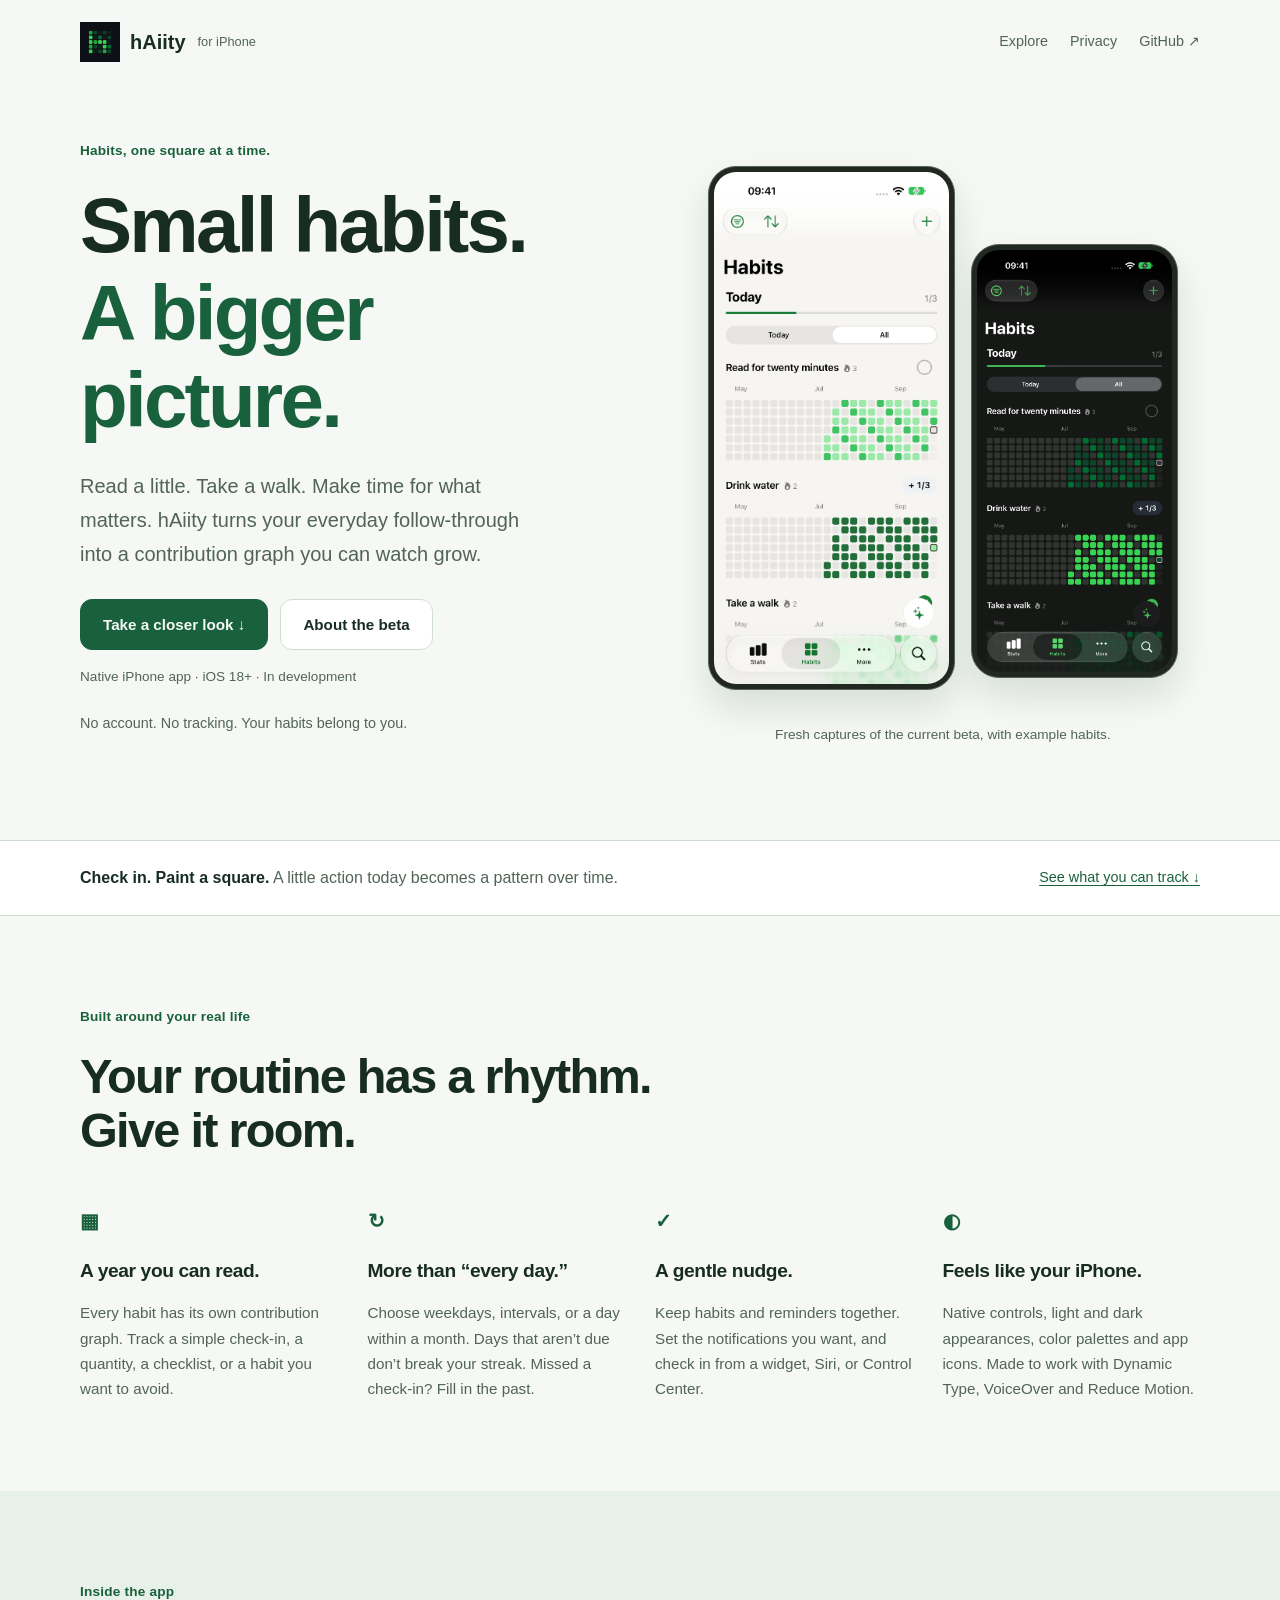
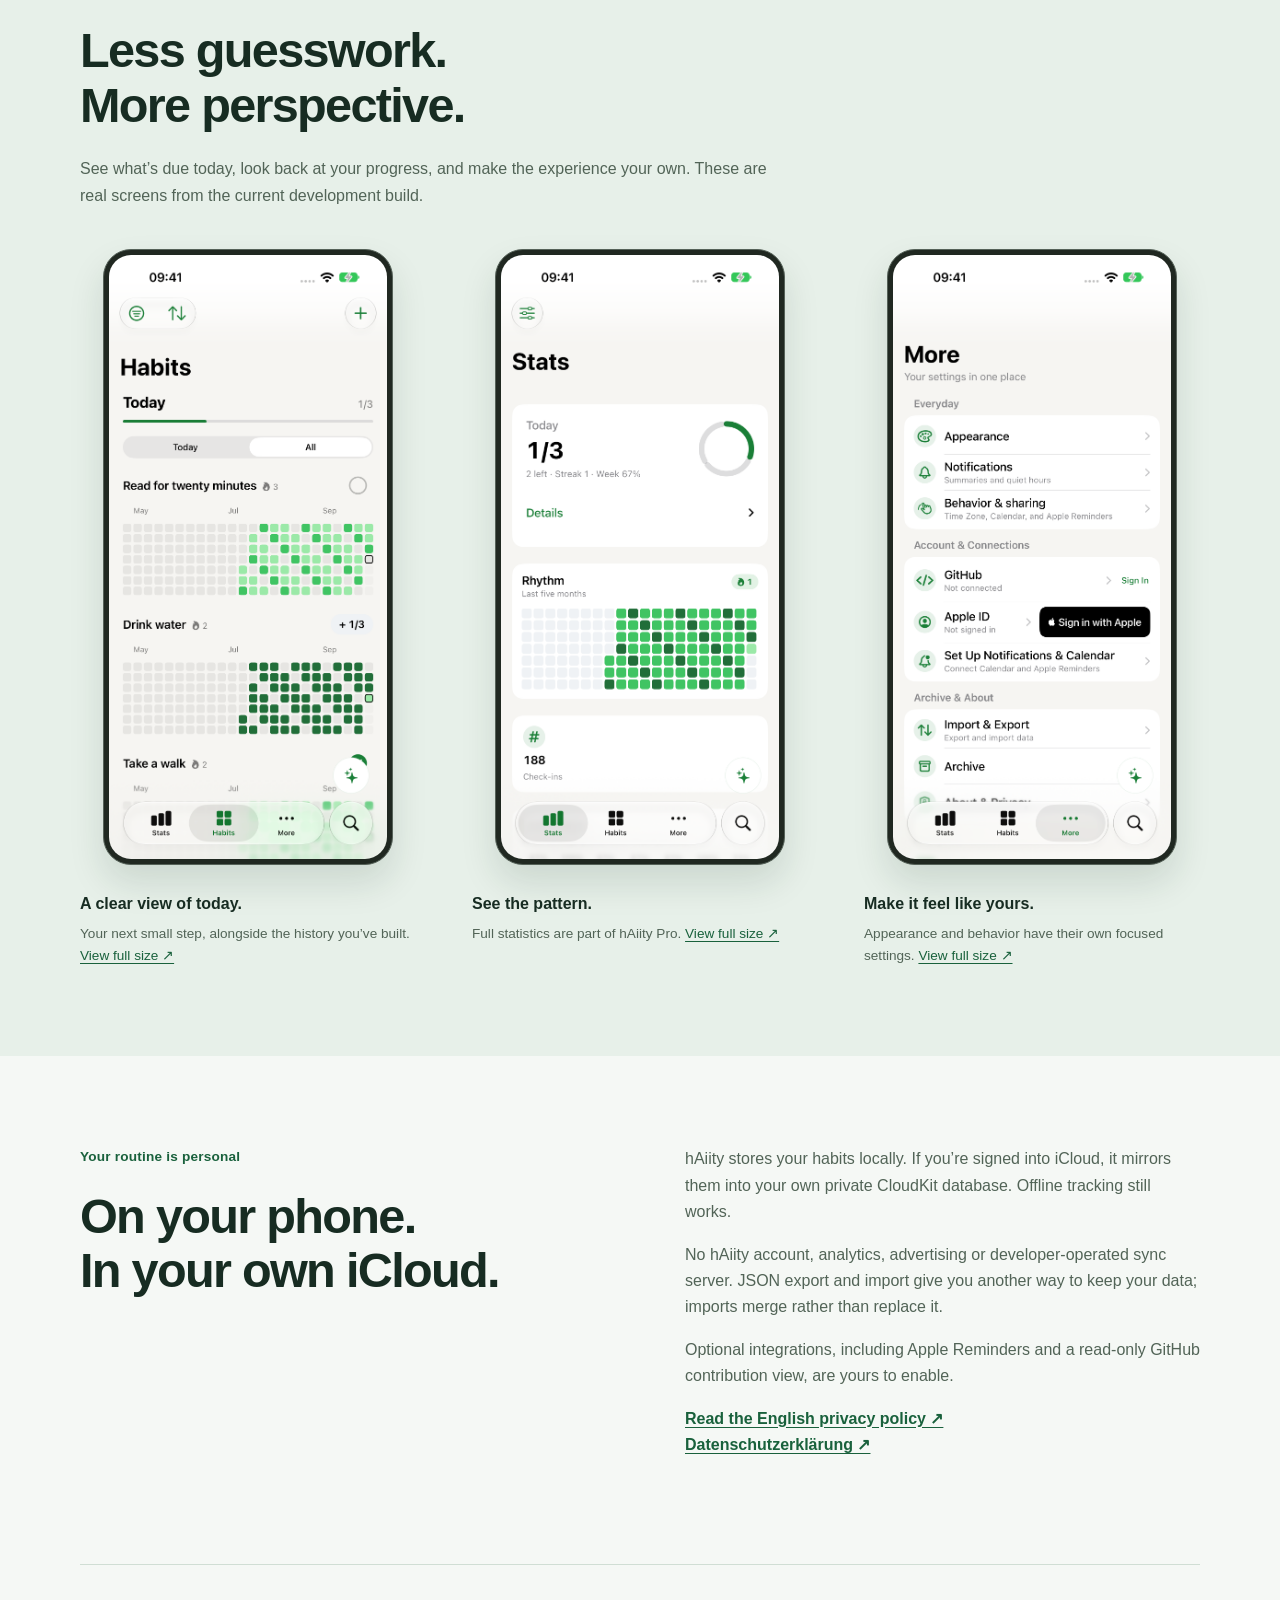
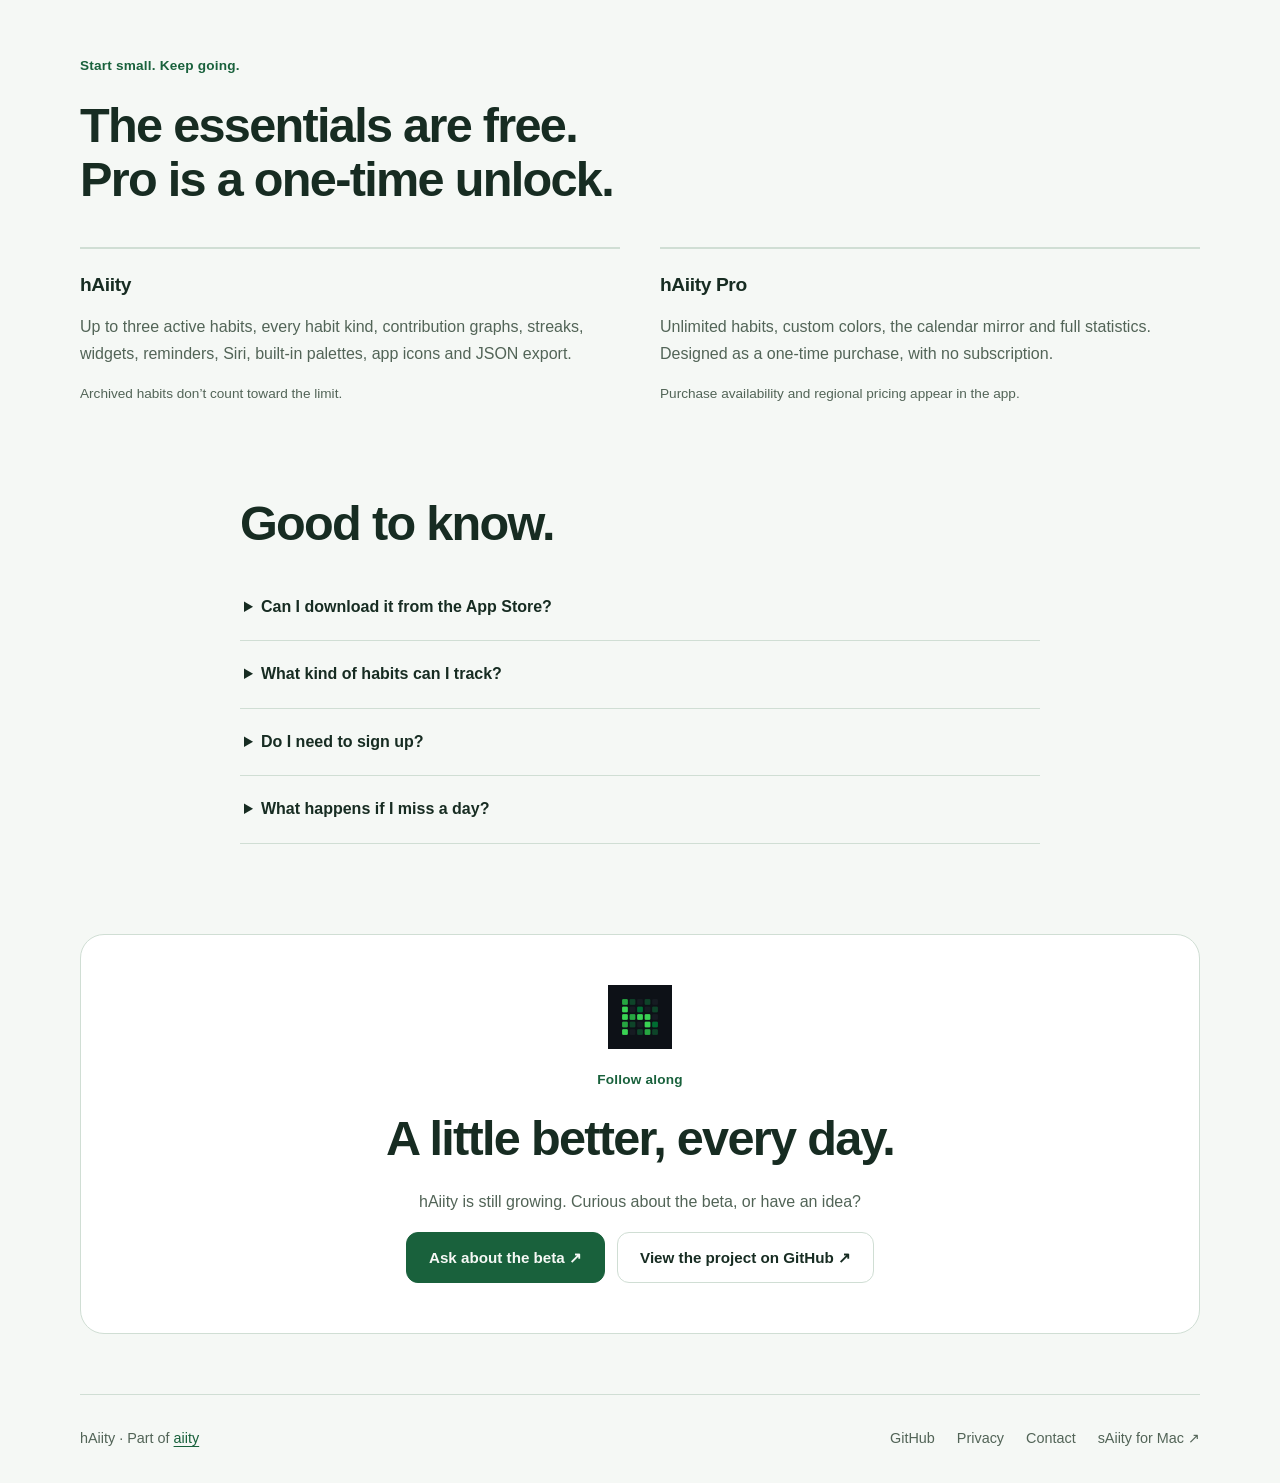
<file: index.html>
<!doctype html>
<html lang="en">
<head>
  <meta charset="utf-8">
  <meta name="viewport" content="width=device-width, initial-scale=1">
  <title>hAiity — Small habits. A bigger picture.</title>
  <meta name="description" content="A native iPhone habit tracker with contribution graphs, reminders and widgets. Local first, with your own private iCloud. No account or tracking.">
  <link rel="canonical" href="https://enrzh.github.io/hAiity/">
  <meta name="color-scheme" content="light dark">
  <meta name="theme-color" content="#f5f8f5">
  <meta property="og:title" content="hAiity — Small habits. A bigger picture.">
  <meta property="og:description" content="Check in. Paint a square. See your habits grow. A private, native iPhone app.">
  <meta property="og:type" content="website">
  <meta property="og:url" content="https://enrzh.github.io/hAiity/">
  <meta property="og:image" content="https://enrzh.github.io/hAiity/screenshots/habits.png">
  <meta name="twitter:card" content="summary_large_image">
  <link rel="icon" href="screenshots/icon.png">
  <link rel="stylesheet" href="site.css">
</head>
<body>
  <a class="skip" href="#main">Skip to content</a>
  <header class="shell header"><a class="brand" href="./" aria-label="hAiity home"><img src="screenshots/icon.png" width="40" height="40" alt="">hAiity <span>for iPhone</span></a><nav aria-label="Main navigation"><a href="#features">Explore</a><a href="#privacy">Privacy</a><a href="https://github.com/enrzh/hAiity">GitHub ↗</a></nav></header>
  <main id="main">
    <section class="shell hero" aria-labelledby="hero-title">
      <div class="hero-copy"><p class="eyebrow">Habits, one square at a time.</p><h1 id="hero-title">Small habits.<br><span>A bigger picture.</span></h1><p class="intro">Read a little. Take a walk. Make time for what matters. hAiity turns your everyday follow-through into a contribution graph you can watch grow.</p><div class="actions"><a class="button primary" href="#preview">Take a closer look ↓</a><a class="button secondary" href="#availability">About the beta</a></div><p class="fine">Native iPhone app · iOS 18+ · In development</p><p class="hero-note">No account. No tracking. Your habits belong to you.</p></div>
      <figure class="phone-pair"><a href="screenshots/habits.png" class="phone primary-phone" aria-label="View Habits in light appearance at full size"><img src="screenshots/habits.png" width="1206" height="2622" alt="The current hAiity Habits screen with example reading, water and walking habits, today's progress and contribution graphs." fetchpriority="high"></a><a href="screenshots/habits-dark-new.png" class="phone secondary-phone" aria-label="View Habits in dark appearance at full size"><img src="screenshots/habits-dark-new.png" width="1206" height="2622" alt="The same example habits in dark appearance."></a><figcaption>Fresh captures of the current beta, with example habits.</figcaption></figure>
    </section>
    <div class="promise"><div class="shell promise-inner"><p><strong>Check in. Paint a square.</strong> A little action today becomes a pattern over time.</p><a href="#features">See what you can track ↓</a></div></div>
    <section class="shell section" id="features" aria-labelledby="features-title"><div class="section-heading"><p class="eyebrow">Built around your real life</p><h2 id="features-title">Your routine has a rhythm.<br>Give it room.</h2></div><div class="features">
      <article><span class="feature-symbol" aria-hidden="true">▦</span><h3>A year you can read.</h3><p>Every habit has its own contribution graph. Track a simple check-in, a quantity, a checklist, or a habit you want to avoid.</p></article>
      <article><span class="feature-symbol" aria-hidden="true">↻</span><h3>More than “every day.”</h3><p>Choose weekdays, intervals, or a day within a month. Days that aren’t due don’t break your streak. Missed a check-in? Fill in the past.</p></article>
      <article><span class="feature-symbol" aria-hidden="true">✓</span><h3>A gentle nudge.</h3><p>Keep habits and reminders together. Set the notifications you want, and check in from a widget, Siri, or Control Center.</p></article>
      <article><span class="feature-symbol" aria-hidden="true">◐</span><h3>Feels like your iPhone.</h3><p>Native controls, light and dark appearances, color palettes and app icons. Made to work with Dynamic Type, VoiceOver and Reduce Motion.</p></article>
    </div></section>
    <section class="preview-band section" id="preview" aria-labelledby="preview-title"><div class="shell"><div class="section-heading"><p class="eyebrow">Inside the app</p><h2 id="preview-title">Less guesswork.<br>More perspective.</h2><p>See what’s due today, look back at your progress, and make the experience your own. These are real screens from the current development build.</p></div><div class="gallery">
      <figure><a class="phone" href="screenshots/habits.png" aria-label="View the Habits screenshot at full size"><img src="screenshots/habits.png" width="1206" height="2622" alt="Habits and contribution graphs, with a today progress summary." loading="lazy"></a><figcaption><strong>A clear view of today.</strong> Your next small step, alongside the history you’ve built. <a href="screenshots/habits.png">View full size ↗</a></figcaption></figure>
      <figure><a class="phone" href="screenshots/statistics.png" aria-label="View Statistics at full size"><img src="screenshots/statistics.png" width="1206" height="2622" alt="Statistics showing the example habits' weekly activity and progress." loading="lazy"></a><figcaption><strong>See the pattern.</strong> Full statistics are part of hAiity Pro. <a href="screenshots/statistics.png">View full size ↗</a></figcaption></figure>
      <figure><a class="phone" href="screenshots/more.png" aria-label="View the More screen at full size"><img src="screenshots/more.png" width="1206" height="2622" alt="The More page with appearance, behavior, notification and privacy settings." loading="lazy"></a><figcaption><strong>Make it feel like yours.</strong> Appearance and behavior have their own focused settings. <a href="screenshots/more.png">View full size ↗</a></figcaption></figure>
    </div></div></section>
    <section class="shell section privacy-layout" id="privacy" aria-labelledby="privacy-title"><div><p class="eyebrow">Your routine is personal</p><h2 id="privacy-title">On your phone.<br>In your own iCloud.</h2></div><div><p>hAiity stores your habits locally. If you’re signed into iCloud, it mirrors them into your own private CloudKit database. Offline tracking still works.</p><p>No hAiity account, analytics, advertising or developer-operated sync server. JSON export and import give you another way to keep your data; imports merge rather than replace it.</p><p>Optional integrations, including Apple Reminders and a read-only GitHub contribution view, are yours to enable.</p><p><a class="text-link" href="en/privacy.html">Read the English privacy policy ↗</a><br><a class="text-link" href="privacy.html" lang="de">Datenschutzerklärung ↗</a></p></div></section>
    <section class="shell section plans" aria-labelledby="plans-title"><div class="section-heading"><p class="eyebrow">Start small. Keep going.</p><h2 id="plans-title">The essentials are free.<br>Pro is a one-time unlock.</h2></div><div class="plan-grid"><article><h3>hAiity</h3><p>Up to three active habits, every habit kind, contribution graphs, streaks, widgets, reminders, Siri, built-in palettes, app icons and JSON export.</p><p class="fine">Archived habits don’t count toward the limit.</p></article><article><h3>hAiity Pro</h3><p>Unlimited habits, custom colors, the calendar mirror and full statistics. Designed as a one-time purchase, with no subscription.</p><p class="fine">Purchase availability and regional pricing appear in the app.</p></article></div></section>
    <section class="shell faq section" aria-labelledby="faq-title"><h2 id="faq-title">Good to know.</h2><details><summary>Can I download it from the App Store?</summary><p>The project is in development and is tested through TestFlight. This page does not currently offer a public App Store or TestFlight invitation link. Contact us below to ask about beta availability.</p></details><details><summary>What kind of habits can I track?</summary><p>Check-off habits, quantities, checklists and avoidance habits. Reminders can live alongside them, and schedules can follow the cadence that makes sense for you.</p></details><details><summary>Do I need to sign up?</summary><p>No hAiity account is required. iCloud uses the Apple ID already on your device. The optional GitHub connection is separate and is not needed for habit tracking.</p></details><details><summary>What happens if I miss a day?</summary><p>You can backfill a past day from the graph. Your schedule determines which days are due, so a planned day off doesn’t break the streak.</p></details></section>
    <section class="shell closing" id="availability"><img src="screenshots/icon.png" width="64" height="64" alt=""><p class="eyebrow">Follow along</p><h2>A little better, every day.</h2><p>hAiity is still growing. Curious about the beta, or have an idea?</p><div class="actions"><a class="button primary" href="mailto:support@aiity.de?subject=hAiity%20beta">Ask about the beta ↗</a><a class="button secondary" href="https://github.com/enrzh/hAiity">View the project on GitHub ↗</a></div></section>
  </main>
  <footer class="shell footer"><p>hAiity · Part of <a href="https://aiity.de">aiity</a></p><nav aria-label="Footer"><a href="https://github.com/enrzh/hAiity">GitHub</a><a href="en/privacy.html">Privacy</a><a href="mailto:support@aiity.de">Contact</a><a href="https://enrzh.github.io/sAiity/">sAiity for Mac ↗</a></nav></footer>
</body>
</html>
</file>
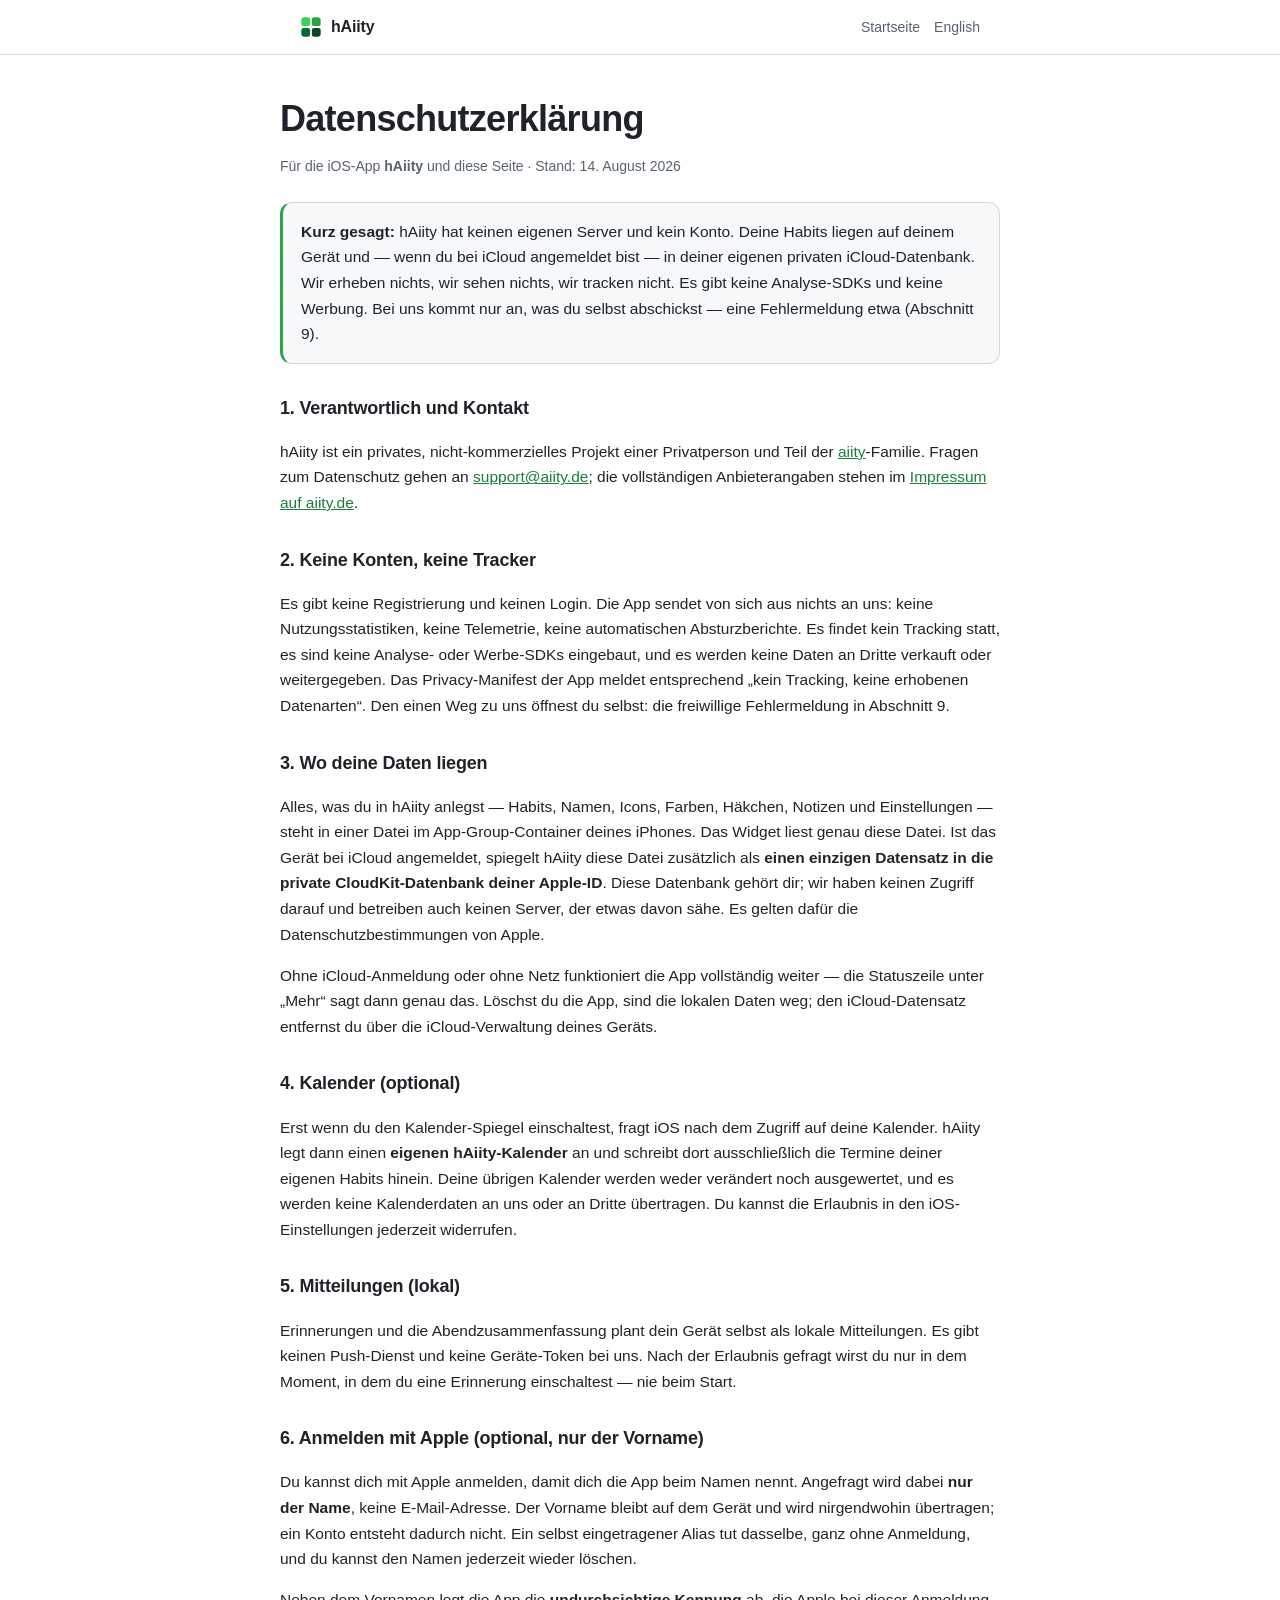
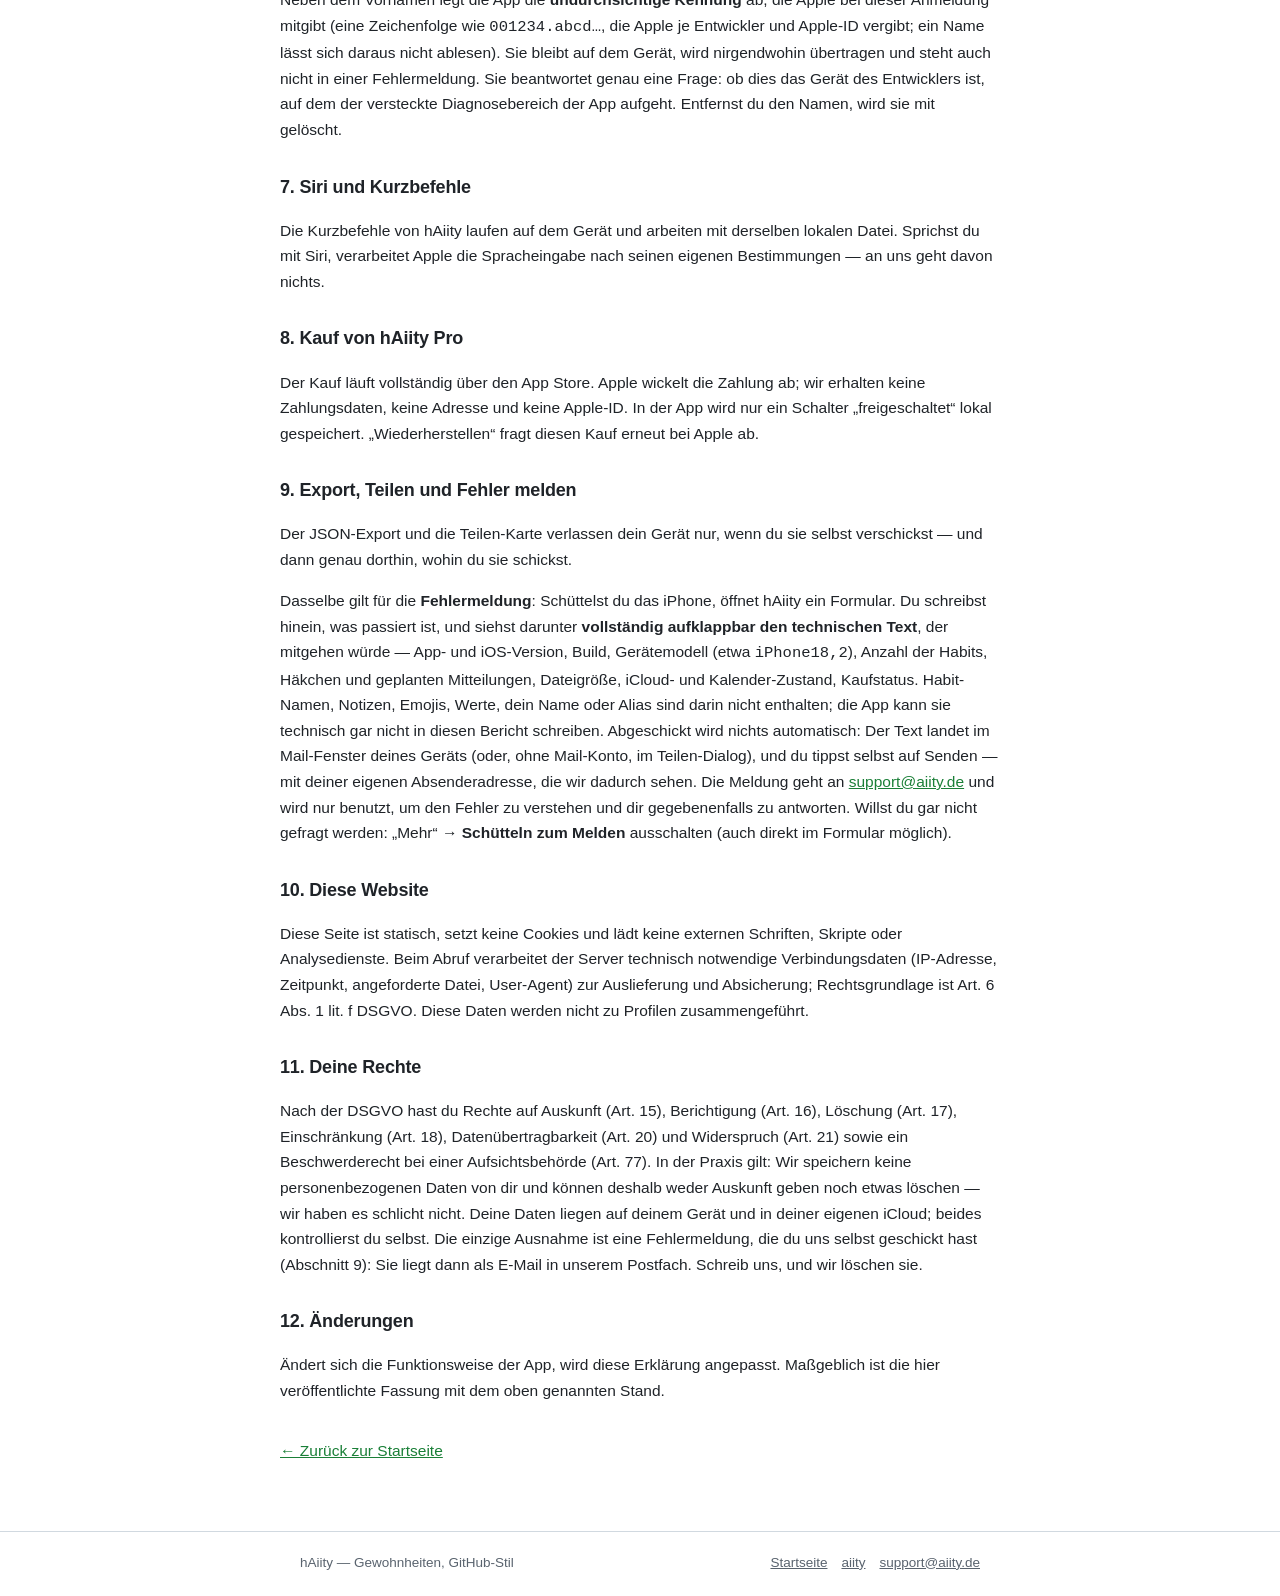
<file: privacy.html>
<!doctype html>
<html lang="de">
<head>
<meta charset="utf-8">
<meta name="viewport" content="width=device-width, initial-scale=1, viewport-fit=cover">
<title>Datenschutzerklärung — hAiity</title>
<meta name="description" content="Datenschutzerklärung für die iOS-App hAiity: keine Konten, keine Tracker, Daten auf dem Gerät und in der privaten iCloud des Nutzers.">
<meta name="color-scheme" content="dark light">
<meta name="theme-color" content="#ffffff" media="(prefers-color-scheme: light)">
<meta name="theme-color" content="#0d1117" media="(prefers-color-scheme: dark)">
<link rel="icon" href="data:image/svg+xml,%3Csvg xmlns='http://www.w3.org/2000/svg' viewBox='0 0 100 100'%3E%3Crect x='6' y='6' width='40' height='40' rx='9' fill='%2339d353'/%3E%3Crect x='54' y='6' width='40' height='40' rx='9' fill='%2326a641'/%3E%3Crect x='6' y='54' width='40' height='40' rx='9' fill='%23006d32'/%3E%3Crect x='54' y='54' width='40' height='40' rx='9' fill='%230e4429'/%3E%3C/svg%3E" type="image/svg+xml">
<style>
*,*::before,*::after{box-sizing:border-box}
:root{
  color-scheme:dark light;
  --bg:#0d1117;--panel:#161b22;--panel-2:#11161d;--border:#30363d;
  --fg:#e6edf3;--muted:#8d96a0;--accent:#2ea043;--accent-fg:#ffffff;
  --l0:#161b22;--l1:#0e4429;--l2:#006d32;--l3:#26a641;--l4:#39d353;
  --hair:rgba(255,255,255,.06);
}
@media (prefers-color-scheme: light){
  :root{
    --bg:#ffffff;--panel:#f6f8fa;--panel-2:#ffffff;--border:#d1d9e0;
    --fg:#1f2328;--muted:#59636e;--accent:#1a7f37;
    --l0:#eff2f5;--l1:#9be9a8;--l2:#40c463;--l3:#30a14e;--l4:#216e39;
    --hair:rgba(0,0,0,.05);
  }
}
html{-webkit-text-size-adjust:100%}
body{
  margin:0;background:var(--bg);color:var(--fg);
  font:16px/1.65 -apple-system,BlinkMacSystemFont,"SF Pro Text","Segoe UI",Roboto,Helvetica,Arial,sans-serif;
  min-height:100dvh;display:flex;flex-direction:column;
}
.wrap{width:100%;max-width:720px;margin:0 auto;padding:0 20px}
a{color:var(--fg)}
a:hover{color:var(--accent)}

/* Kopf: Wortmarke links, Sprachwechsel rechts. */
header.top{border-bottom:1px solid var(--border);padding:14px 0;position:sticky;top:0;
  background:color-mix(in srgb,var(--bg) 88%,transparent);backdrop-filter:blur(10px);z-index:5}
.bar{display:flex;align-items:center;justify-content:space-between;gap:12px}
.brand{display:flex;align-items:center;gap:9px;text-decoration:none;font-weight:600;letter-spacing:-.01em}
.brand svg{display:block;border-radius:7px}
.bar nav{display:flex;gap:14px;font-size:14px;color:var(--muted)}
.bar nav a{color:var(--muted);text-decoration:none}
.bar nav a:hover{color:var(--fg)}

main{flex:1;padding:0 0 8px}

/* Held: Zeile, Satz, Raster. */
.hero{padding:52px 0 34px;text-align:center}
.hero h1{font-size:clamp(38px,10vw,60px);line-height:1.05;margin:0 0 12px;letter-spacing:-.03em}
.hero .pitch{font-size:clamp(17px,4.4vw,20px);color:var(--muted);margin:0 auto;max-width:30em}
.graph{margin:30px auto 26px;max-width:430px}
.graph svg{width:100%;height:auto;display:block}
.cell{stroke:var(--hair);stroke-width:1}
.l0{fill:var(--l0)}.l1{fill:var(--l1)}.l2{fill:var(--l2)}.l3{fill:var(--l3)}.l4{fill:var(--l4)}
.chips .l0{background:var(--l0)}.chips .l1{background:var(--l1)}.chips .l2{background:var(--l2)}.chips .l3{background:var(--l3)}.chips .l4{background:var(--l4)}

.cta-row{display:flex;flex-wrap:wrap;gap:10px;justify-content:center}
.cta{display:inline-block;text-decoration:none;font-weight:600;font-size:15px;
  padding:11px 20px;border-radius:10px;border:1px solid var(--accent);
  background:var(--accent);color:var(--accent-fg)}
.cta.ghost{background:transparent;border-color:var(--border);color:var(--fg)}
.cta[aria-disabled="true"]{opacity:.8}
.cta-note{color:var(--muted);font-size:13px;margin:12px 0 0}

/* Kacheln: die drei Kernpunkte. */
.tiles{display:grid;gap:14px;padding:10px 0 44px}
@media (min-width:720px){.tiles{grid-template-columns:repeat(3,1fr)}}
.tile{background:var(--panel);border:1px solid var(--border);border-radius:16px;padding:18px 18px 20px}
.tile .chips{display:flex;gap:4px;margin-bottom:12px}
.tile .chips i{width:12px;height:12px;border-radius:3px;display:block}
.tile h2{font-size:17px;margin:0 0 6px;letter-spacing:-.01em}
.tile p{margin:0;color:var(--muted);font-size:14.5px}
.tile p + p{margin-top:8px}
.tile b{color:var(--fg);font-weight:600}

/* Dokumentseite. */
.doc{padding:34px 0 44px}
.doc h1{font-size:clamp(28px,7vw,36px);margin:0 0 6px;letter-spacing:-.02em}
.doc .meta{color:var(--muted);font-size:14px;margin:0 0 24px}
.doc h2{font-size:18px;margin:30px 0 8px;letter-spacing:-.01em}
.doc p,.doc li{color:var(--fg);font-size:15.5px}
.doc ul{padding-left:20px;margin:8px 0}
.doc li{margin:4px 0}
.doc a{color:var(--accent)}
.tldr{background:var(--panel);border:1px solid var(--border);border-left:3px solid var(--l3);
  border-radius:12px;padding:16px 18px;margin:0 0 8px;font-size:15.5px}
.back{margin-top:34px;font-size:15px}

footer.foot{border-top:1px solid var(--border);padding:20px 0 calc(24px + env(safe-area-inset-bottom));
  color:var(--muted);font-size:13.5px}
.foot-row{display:flex;flex-wrap:wrap;gap:10px 16px;align-items:center;justify-content:space-between}
.foot a{color:var(--muted)}
.foot nav{display:flex;flex-wrap:wrap;gap:14px}
</style>
</head>
<body>

<header class="top">
  <div class="wrap bar">
    <a class="brand" href="index.html"><svg width="22" height="22" viewBox="0 0 100 100" aria-hidden="true"><rect x="6" y="6" width="40" height="40" rx="10" fill="#39d353"/><rect x="54" y="6" width="40" height="40" rx="10" fill="#26a641"/><rect x="6" y="54" width="40" height="40" rx="10" fill="#006d32"/><rect x="54" y="54" width="40" height="40" rx="10" fill="#0e4429"/></svg><span>hAiity</span></a>
    <nav><a href="index.html">Startseite</a><a href="en/privacy.html" hreflang="en">English</a></nav>
  </div>
</header>

<main>

  <div class="wrap doc">
    <h1>Datenschutzerklärung</h1>
    <p class="meta">Für die iOS-App <b>hAiity</b> und diese Seite · Stand: 14. August 2026</p>

    <div class="tldr">
      <b>Kurz gesagt:</b> hAiity hat keinen eigenen Server und kein Konto. Deine Habits
      liegen auf deinem Gerät und — wenn du bei iCloud angemeldet bist — in deiner
      eigenen privaten iCloud-Datenbank. Wir erheben nichts, wir sehen nichts, wir
      tracken nicht. Es gibt keine Analyse-SDKs und keine Werbung. Bei uns kommt nur
      an, was du selbst abschickst — eine Fehlermeldung etwa (Abschnitt 9).
    </div>

    <h2>1. Verantwortlich und Kontakt</h2>
    <p>hAiity ist ein privates, nicht-kommerzielles Projekt einer Privatperson und Teil
      der <a href="https://aiity.de" rel="noopener">aiity</a>-Familie. Fragen zum
      Datenschutz gehen an <a href="mailto:support@aiity.de">support@aiity.de</a>;
      die vollständigen Anbieterangaben stehen im
      <a href="https://aiity.de/impressum" rel="noopener">Impressum auf aiity.de</a>.</p>

    <h2>2. Keine Konten, keine Tracker</h2>
    <p>Es gibt keine Registrierung und keinen Login. Die App sendet von sich aus nichts
      an uns: keine Nutzungsstatistiken, keine Telemetrie, keine automatischen
      Absturzberichte. Es findet kein Tracking statt, es sind keine Analyse- oder
      Werbe-SDKs eingebaut, und es werden keine Daten an Dritte verkauft oder
      weitergegeben. Das Privacy-Manifest der App meldet entsprechend „kein Tracking,
      keine erhobenen Datenarten“. Den einen Weg zu uns öffnest du selbst: die
      freiwillige Fehlermeldung in Abschnitt 9.</p>

    <h2>3. Wo deine Daten liegen</h2>
    <p>Alles, was du in hAiity anlegst — Habits, Namen, Icons, Farben, Häkchen,
      Notizen und Einstellungen — steht in einer Datei im App-Group-Container deines
      iPhones. Das Widget liest genau diese Datei. Ist das Gerät bei iCloud angemeldet,
      spiegelt hAiity diese Datei zusätzlich als <b>einen einzigen Datensatz in die
      private CloudKit-Datenbank deiner Apple-ID</b>. Diese Datenbank gehört dir; wir
      haben keinen Zugriff darauf und betreiben auch keinen Server, der etwas davon
      sähe. Es gelten dafür die Datenschutzbestimmungen von Apple.</p>
    <p>Ohne iCloud-Anmeldung oder ohne Netz funktioniert die App vollständig weiter —
      die Statuszeile unter „Mehr“ sagt dann genau das. Löschst du die App, sind die
      lokalen Daten weg; den iCloud-Datensatz entfernst du über die iCloud-Verwaltung
      deines Geräts.</p>

    <h2>4. Kalender (optional)</h2>
    <p>Erst wenn du den Kalender-Spiegel einschaltest, fragt iOS nach dem Zugriff auf
      deine Kalender. hAiity legt dann einen <b>eigenen hAiity-Kalender</b> an und
      schreibt dort ausschließlich die Termine deiner eigenen Habits hinein. Deine
      übrigen Kalender werden weder verändert noch ausgewertet, und es werden keine
      Kalenderdaten an uns oder an Dritte übertragen. Du kannst die Erlaubnis in den
      iOS-Einstellungen jederzeit widerrufen.</p>

    <h2>5. Mitteilungen (lokal)</h2>
    <p>Erinnerungen und die Abendzusammenfassung plant dein Gerät selbst als lokale
      Mitteilungen. Es gibt keinen Push-Dienst und keine Geräte-Token bei uns. Nach der
      Erlaubnis gefragt wirst du nur in dem Moment, in dem du eine Erinnerung
      einschaltest — nie beim Start.</p>

    <h2>6. Anmelden mit Apple (optional, nur der Vorname)</h2>
    <p>Du kannst dich mit Apple anmelden, damit dich die App beim Namen nennt. Angefragt
      wird dabei <b>nur der Name</b>, keine E-Mail-Adresse. Der Vorname bleibt auf dem
      Gerät und wird nirgendwohin übertragen; ein Konto entsteht dadurch nicht. Ein
      selbst eingetragener Alias tut dasselbe, ganz ohne Anmeldung, und du kannst den
      Namen jederzeit wieder löschen.</p>
    <p>Neben dem Vornamen legt die App die <b>undurchsichtige Kennung</b> ab, die Apple
      bei dieser Anmeldung mitgibt (eine Zeichenfolge wie <code>001234.abcd…</code>, die
      Apple je Entwickler und Apple-ID vergibt; ein Name lässt sich daraus nicht
      ablesen). Sie bleibt auf dem Gerät, wird nirgendwohin übertragen und steht auch
      nicht in einer Fehlermeldung. Sie beantwortet genau eine Frage: ob dies das Gerät
      des Entwicklers ist, auf dem der versteckte Diagnosebereich der App aufgeht.
      Entfernst du den Namen, wird sie mit gelöscht.</p>

    <h2>7. Siri und Kurzbefehle</h2>
    <p>Die Kurzbefehle von hAiity laufen auf dem Gerät und arbeiten mit derselben
      lokalen Datei. Sprichst du mit Siri, verarbeitet Apple die Spracheingabe nach
      seinen eigenen Bestimmungen — an uns geht davon nichts.</p>

    <h2>8. Kauf von hAiity Pro</h2>
    <p>Der Kauf läuft vollständig über den App Store. Apple wickelt die Zahlung ab; wir
      erhalten keine Zahlungsdaten, keine Adresse und keine Apple-ID. In der App wird
      nur ein Schalter „freigeschaltet“ lokal gespeichert. „Wiederherstellen“ fragt
      diesen Kauf erneut bei Apple ab.</p>

    <h2>9. Export, Teilen und Fehler melden</h2>
    <p>Der JSON-Export und die Teilen-Karte verlassen dein Gerät nur, wenn du sie selbst
      verschickst — und dann genau dorthin, wohin du sie schickst.</p>
    <p>Dasselbe gilt für die <b>Fehlermeldung</b>: Schüttelst du das iPhone, öffnet
      hAiity ein Formular. Du schreibst hinein, was passiert ist, und siehst darunter
      <b>vollständig aufklappbar den technischen Text</b>, der mitgehen würde — App-
      und iOS-Version, Build, Gerätemodell (etwa <code>iPhone18,2</code>), Anzahl der
      Habits, Häkchen und geplanten Mitteilungen, Dateigröße, iCloud- und
      Kalender-Zustand, Kaufstatus. Habit-Namen, Notizen, Emojis, Werte, dein Name oder
      Alias sind darin nicht enthalten; die App kann sie technisch gar nicht in diesen
      Bericht schreiben. Abgeschickt wird nichts automatisch: Der Text landet im
      Mail-Fenster deines Geräts (oder, ohne Mail-Konto, im Teilen-Dialog), und du
      tippst selbst auf Senden — mit deiner eigenen Absenderadresse, die wir dadurch
      sehen. Die Meldung geht an
      <a href="mailto:support@aiity.de">support@aiity.de</a> und
      wird nur benutzt, um den Fehler zu verstehen und dir gegebenenfalls zu antworten.
      Willst du gar nicht gefragt werden: „Mehr“ → <b>Schütteln zum Melden</b>
      ausschalten (auch direkt im Formular möglich).</p>

    <h2>10. Diese Website</h2>
    <p>Diese Seite ist statisch, setzt keine Cookies und lädt keine externen Schriften,
      Skripte oder Analysedienste. Beim Abruf verarbeitet der Server technisch
      notwendige Verbindungsdaten (IP-Adresse, Zeitpunkt, angeforderte Datei,
      User-Agent) zur Auslieferung und Absicherung; Rechtsgrundlage ist Art. 6 Abs. 1
      lit. f DSGVO. Diese Daten werden nicht zu Profilen zusammengeführt.</p>

    <h2>11. Deine Rechte</h2>
    <p>Nach der DSGVO hast du Rechte auf Auskunft (Art. 15), Berichtigung (Art. 16),
      Löschung (Art. 17), Einschränkung (Art. 18), Datenübertragbarkeit (Art. 20) und
      Widerspruch (Art. 21) sowie ein Beschwerderecht bei einer Aufsichtsbehörde
      (Art. 77). In der Praxis gilt: Wir speichern keine personenbezogenen Daten von
      dir und können deshalb weder Auskunft geben noch etwas löschen — wir haben es
      schlicht nicht. Deine Daten liegen auf deinem Gerät und in deiner eigenen iCloud;
      beides kontrollierst du selbst. Die einzige Ausnahme ist eine Fehlermeldung, die
      du uns selbst geschickt hast (Abschnitt 9): Sie liegt dann als E-Mail in unserem
      Postfach. Schreib uns, und wir löschen sie.</p>

    <h2>12. Änderungen</h2>
    <p>Ändert sich die Funktionsweise der App, wird diese Erklärung angepasst.
      Maßgeblich ist die hier veröffentlichte Fassung mit dem oben genannten Stand.</p>

    <p class="back"><a href="index.html">← Zurück zur Startseite</a></p>
  </div>

</main>

<footer class="foot">
  <div class="wrap foot-row">
    <p style="margin:0">hAiity — Gewohnheiten, GitHub-Stil</p>
    <nav><a href="index.html">Startseite</a><a href="https://aiity.de" rel="noopener">aiity</a><a href="mailto:support@aiity.de">support@aiity.de</a></nav>
  </div>
</footer>

</body>
</html>
</file>
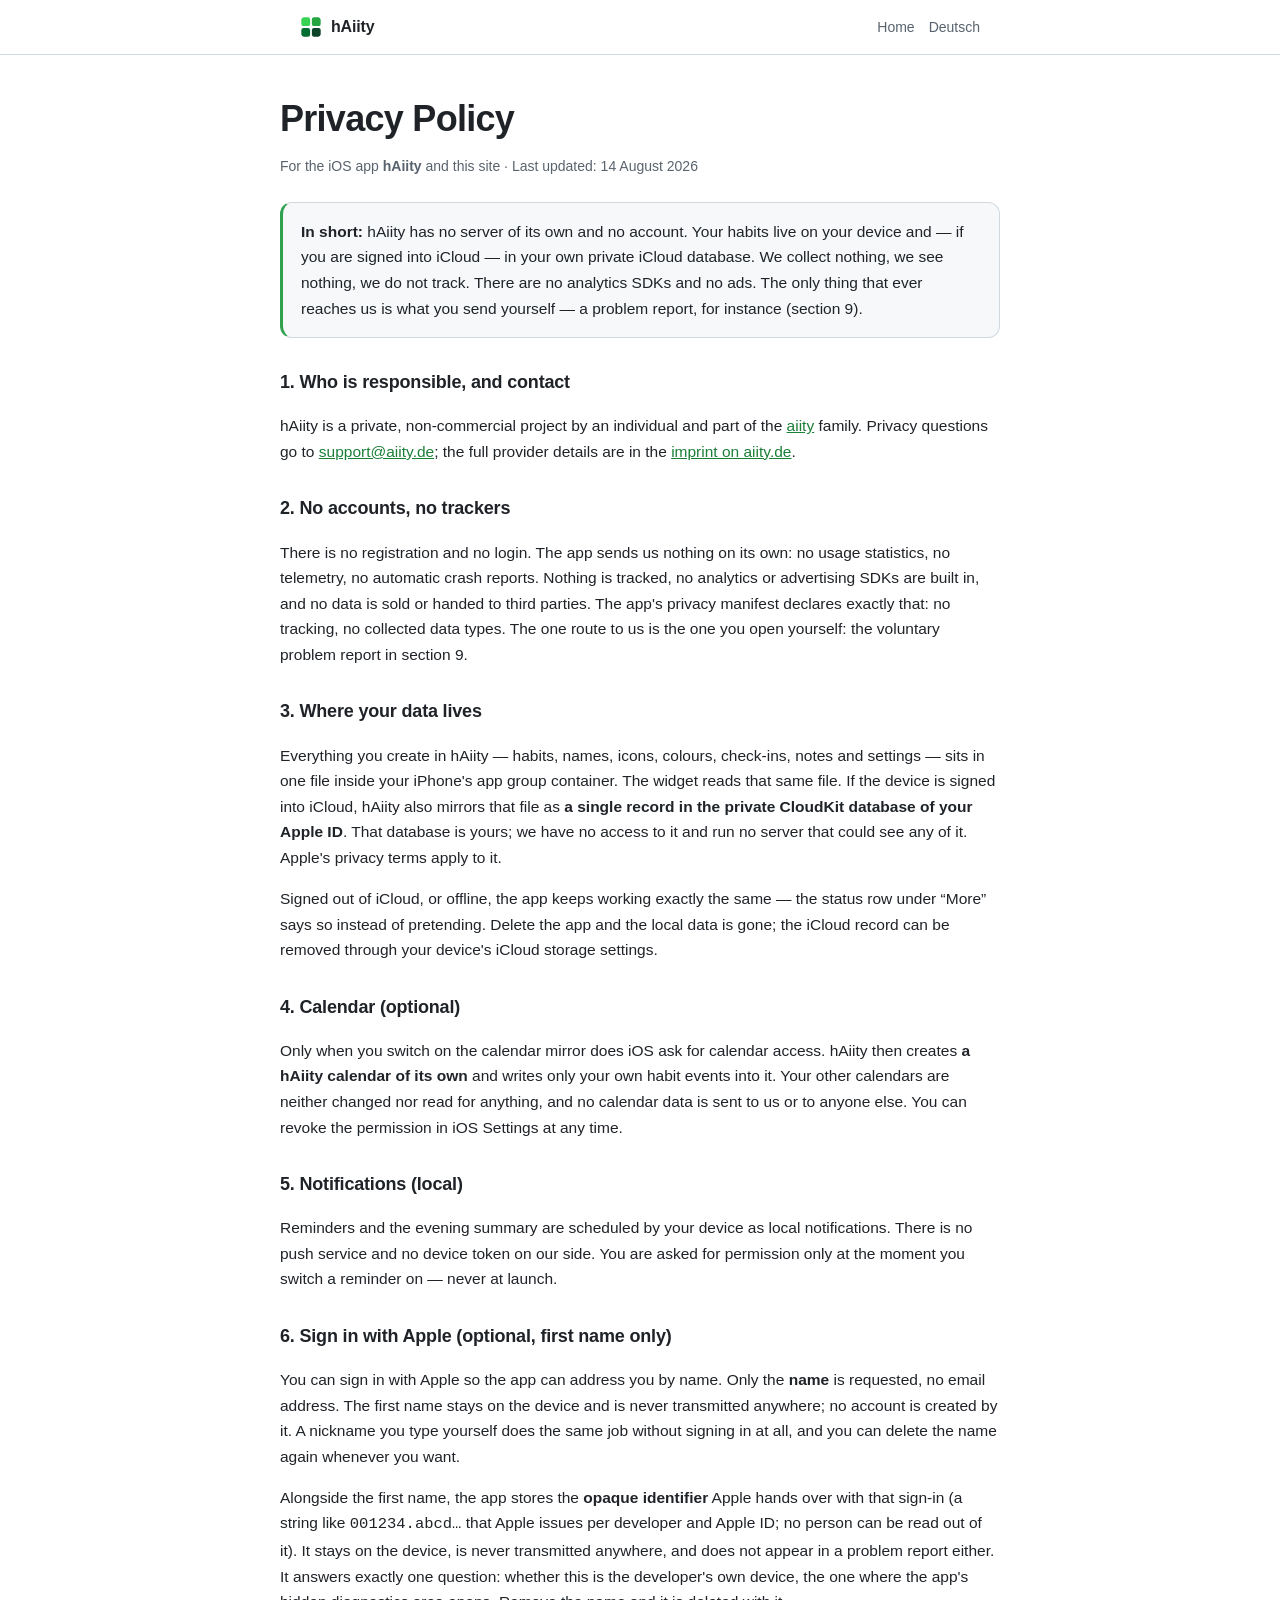
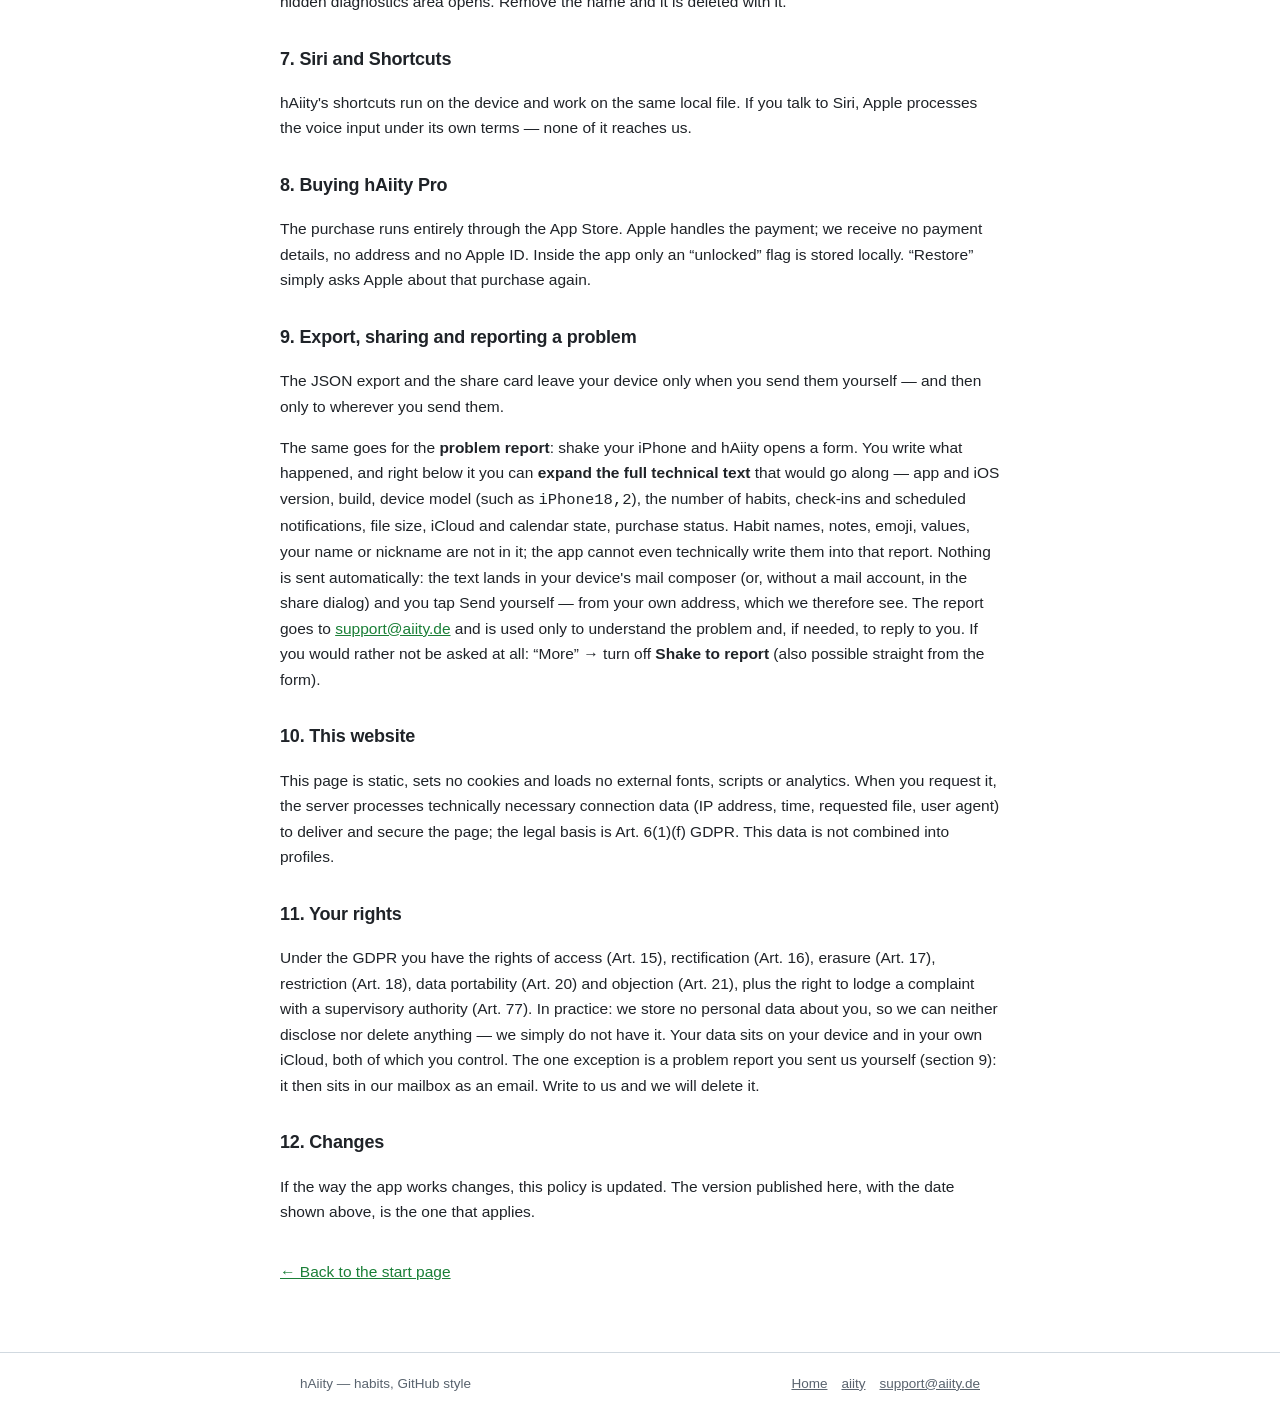
<file: en/privacy.html>
<!doctype html>
<html lang="en">
<head>
<meta charset="utf-8">
<meta name="viewport" content="width=device-width, initial-scale=1, viewport-fit=cover">
<title>Privacy Policy — hAiity</title>
<meta name="description" content="Privacy policy for the iOS app hAiity: no accounts, no trackers, data on the device and in the user's own private iCloud.">
<meta name="color-scheme" content="dark light">
<meta name="theme-color" content="#ffffff" media="(prefers-color-scheme: light)">
<meta name="theme-color" content="#0d1117" media="(prefers-color-scheme: dark)">
<link rel="icon" href="data:image/svg+xml,%3Csvg xmlns='http://www.w3.org/2000/svg' viewBox='0 0 100 100'%3E%3Crect x='6' y='6' width='40' height='40' rx='9' fill='%2339d353'/%3E%3Crect x='54' y='6' width='40' height='40' rx='9' fill='%2326a641'/%3E%3Crect x='6' y='54' width='40' height='40' rx='9' fill='%23006d32'/%3E%3Crect x='54' y='54' width='40' height='40' rx='9' fill='%230e4429'/%3E%3C/svg%3E" type="image/svg+xml">
<style>
*,*::before,*::after{box-sizing:border-box}
:root{
  color-scheme:dark light;
  --bg:#0d1117;--panel:#161b22;--panel-2:#11161d;--border:#30363d;
  --fg:#e6edf3;--muted:#8d96a0;--accent:#2ea043;--accent-fg:#ffffff;
  --l0:#161b22;--l1:#0e4429;--l2:#006d32;--l3:#26a641;--l4:#39d353;
  --hair:rgba(255,255,255,.06);
}
@media (prefers-color-scheme: light){
  :root{
    --bg:#ffffff;--panel:#f6f8fa;--panel-2:#ffffff;--border:#d1d9e0;
    --fg:#1f2328;--muted:#59636e;--accent:#1a7f37;
    --l0:#eff2f5;--l1:#9be9a8;--l2:#40c463;--l3:#30a14e;--l4:#216e39;
    --hair:rgba(0,0,0,.05);
  }
}
html{-webkit-text-size-adjust:100%}
body{
  margin:0;background:var(--bg);color:var(--fg);
  font:16px/1.65 -apple-system,BlinkMacSystemFont,"SF Pro Text","Segoe UI",Roboto,Helvetica,Arial,sans-serif;
  min-height:100dvh;display:flex;flex-direction:column;
}
.wrap{width:100%;max-width:720px;margin:0 auto;padding:0 20px}
a{color:var(--fg)}
a:hover{color:var(--accent)}

/* Kopf: Wortmarke links, Sprachwechsel rechts. */
header.top{border-bottom:1px solid var(--border);padding:14px 0;position:sticky;top:0;
  background:color-mix(in srgb,var(--bg) 88%,transparent);backdrop-filter:blur(10px);z-index:5}
.bar{display:flex;align-items:center;justify-content:space-between;gap:12px}
.brand{display:flex;align-items:center;gap:9px;text-decoration:none;font-weight:600;letter-spacing:-.01em}
.brand svg{display:block;border-radius:7px}
.bar nav{display:flex;gap:14px;font-size:14px;color:var(--muted)}
.bar nav a{color:var(--muted);text-decoration:none}
.bar nav a:hover{color:var(--fg)}

main{flex:1;padding:0 0 8px}

/* Held: Zeile, Satz, Raster. */
.hero{padding:52px 0 34px;text-align:center}
.hero h1{font-size:clamp(38px,10vw,60px);line-height:1.05;margin:0 0 12px;letter-spacing:-.03em}
.hero .pitch{font-size:clamp(17px,4.4vw,20px);color:var(--muted);margin:0 auto;max-width:30em}
.graph{margin:30px auto 26px;max-width:430px}
.graph svg{width:100%;height:auto;display:block}
.cell{stroke:var(--hair);stroke-width:1}
.l0{fill:var(--l0)}.l1{fill:var(--l1)}.l2{fill:var(--l2)}.l3{fill:var(--l3)}.l4{fill:var(--l4)}
.chips .l0{background:var(--l0)}.chips .l1{background:var(--l1)}.chips .l2{background:var(--l2)}.chips .l3{background:var(--l3)}.chips .l4{background:var(--l4)}

.cta-row{display:flex;flex-wrap:wrap;gap:10px;justify-content:center}
.cta{display:inline-block;text-decoration:none;font-weight:600;font-size:15px;
  padding:11px 20px;border-radius:10px;border:1px solid var(--accent);
  background:var(--accent);color:var(--accent-fg)}
.cta.ghost{background:transparent;border-color:var(--border);color:var(--fg)}
.cta[aria-disabled="true"]{opacity:.8}
.cta-note{color:var(--muted);font-size:13px;margin:12px 0 0}

/* Kacheln: die drei Kernpunkte. */
.tiles{display:grid;gap:14px;padding:10px 0 44px}
@media (min-width:720px){.tiles{grid-template-columns:repeat(3,1fr)}}
.tile{background:var(--panel);border:1px solid var(--border);border-radius:16px;padding:18px 18px 20px}
.tile .chips{display:flex;gap:4px;margin-bottom:12px}
.tile .chips i{width:12px;height:12px;border-radius:3px;display:block}
.tile h2{font-size:17px;margin:0 0 6px;letter-spacing:-.01em}
.tile p{margin:0;color:var(--muted);font-size:14.5px}
.tile p + p{margin-top:8px}
.tile b{color:var(--fg);font-weight:600}

/* Dokumentseite. */
.doc{padding:34px 0 44px}
.doc h1{font-size:clamp(28px,7vw,36px);margin:0 0 6px;letter-spacing:-.02em}
.doc .meta{color:var(--muted);font-size:14px;margin:0 0 24px}
.doc h2{font-size:18px;margin:30px 0 8px;letter-spacing:-.01em}
.doc p,.doc li{color:var(--fg);font-size:15.5px}
.doc ul{padding-left:20px;margin:8px 0}
.doc li{margin:4px 0}
.doc a{color:var(--accent)}
.tldr{background:var(--panel);border:1px solid var(--border);border-left:3px solid var(--l3);
  border-radius:12px;padding:16px 18px;margin:0 0 8px;font-size:15.5px}
.back{margin-top:34px;font-size:15px}

footer.foot{border-top:1px solid var(--border);padding:20px 0 calc(24px + env(safe-area-inset-bottom));
  color:var(--muted);font-size:13.5px}
.foot-row{display:flex;flex-wrap:wrap;gap:10px 16px;align-items:center;justify-content:space-between}
.foot a{color:var(--muted)}
.foot nav{display:flex;flex-wrap:wrap;gap:14px}
</style>
</head>
<body>

<header class="top">
  <div class="wrap bar">
    <a class="brand" href="../index.html"><svg width="22" height="22" viewBox="0 0 100 100" aria-hidden="true"><rect x="6" y="6" width="40" height="40" rx="10" fill="#39d353"/><rect x="54" y="6" width="40" height="40" rx="10" fill="#26a641"/><rect x="6" y="54" width="40" height="40" rx="10" fill="#006d32"/><rect x="54" y="54" width="40" height="40" rx="10" fill="#0e4429"/></svg><span>hAiity</span></a>
    <nav><a href="../index.html">Home</a><a href="../privacy.html" hreflang="de">Deutsch</a></nav>
  </div>
</header>

<main>

  <div class="wrap doc">
    <h1>Privacy Policy</h1>
    <p class="meta">For the iOS app <b>hAiity</b> and this site · Last updated: 14 August 2026</p>

    <div class="tldr">
      <b>In short:</b> hAiity has no server of its own and no account. Your habits live on
      your device and — if you are signed into iCloud — in your own private iCloud
      database. We collect nothing, we see nothing, we do not track. There are no
      analytics SDKs and no ads. The only thing that ever reaches us is what you send
      yourself — a problem report, for instance (section 9).
    </div>

    <h2>1. Who is responsible, and contact</h2>
    <p>hAiity is a private, non-commercial project by an individual and part of the
      <a href="https://aiity.de" rel="noopener">aiity</a> family. Privacy questions go to
      <a href="mailto:support@aiity.de">support@aiity.de</a>; the full provider
      details are in the <a href="https://aiity.de/impressum" rel="noopener">imprint on
      aiity.de</a>.</p>

    <h2>2. No accounts, no trackers</h2>
    <p>There is no registration and no login. The app sends us nothing on its own: no
      usage statistics, no telemetry, no automatic crash reports. Nothing is tracked, no
      analytics or advertising SDKs are built in, and no data is sold or handed to third
      parties. The app's privacy manifest declares exactly that: no tracking, no
      collected data types. The one route to us is the one you open yourself: the
      voluntary problem report in section 9.</p>

    <h2>3. Where your data lives</h2>
    <p>Everything you create in hAiity — habits, names, icons, colours, check-ins, notes
      and settings — sits in one file inside your iPhone's app group container. The
      widget reads that same file. If the device is signed into iCloud, hAiity also
      mirrors that file as <b>a single record in the private CloudKit database of your
      Apple ID</b>. That database is yours; we have no access to it and run no server
      that could see any of it. Apple's privacy terms apply to it.</p>
    <p>Signed out of iCloud, or offline, the app keeps working exactly the same — the
      status row under “More” says so instead of pretending. Delete the app and the local
      data is gone; the iCloud record can be removed through your device's iCloud
      storage settings.</p>

    <h2>4. Calendar (optional)</h2>
    <p>Only when you switch on the calendar mirror does iOS ask for calendar access.
      hAiity then creates <b>a hAiity calendar of its own</b> and writes only your own
      habit events into it. Your other calendars are neither changed nor read for
      anything, and no calendar data is sent to us or to anyone else. You can revoke the
      permission in iOS Settings at any time.</p>

    <h2>5. Notifications (local)</h2>
    <p>Reminders and the evening summary are scheduled by your device as local
      notifications. There is no push service and no device token on our side. You are
      asked for permission only at the moment you switch a reminder on — never at
      launch.</p>

    <h2>6. Sign in with Apple (optional, first name only)</h2>
    <p>You can sign in with Apple so the app can address you by name. Only the
      <b>name</b> is requested, no email address. The first name stays on the device and
      is never transmitted anywhere; no account is created by it. A nickname you type
      yourself does the same job without signing in at all, and you can delete the name
      again whenever you want.</p>
    <p>Alongside the first name, the app stores the <b>opaque identifier</b> Apple hands
      over with that sign-in (a string like <code>001234.abcd…</code> that Apple issues
      per developer and Apple ID; no person can be read out of it). It stays on the
      device, is never transmitted anywhere, and does not appear in a problem report
      either. It answers exactly one question: whether this is the developer's own
      device, the one where the app's hidden diagnostics area opens. Remove the name and
      it is deleted with it.</p>

    <h2>7. Siri and Shortcuts</h2>
    <p>hAiity's shortcuts run on the device and work on the same local file. If you talk
      to Siri, Apple processes the voice input under its own terms — none of it reaches
      us.</p>

    <h2>8. Buying hAiity Pro</h2>
    <p>The purchase runs entirely through the App Store. Apple handles the payment; we
      receive no payment details, no address and no Apple ID. Inside the app only an
      “unlocked” flag is stored locally. “Restore” simply asks Apple about that purchase
      again.</p>

    <h2>9. Export, sharing and reporting a problem</h2>
    <p>The JSON export and the share card leave your device only when you send them
      yourself — and then only to wherever you send them.</p>
    <p>The same goes for the <b>problem report</b>: shake your iPhone and hAiity opens a
      form. You write what happened, and right below it you can <b>expand the full
      technical text</b> that would go along — app and iOS version, build, device model
      (such as <code>iPhone18,2</code>), the number of habits, check-ins and scheduled
      notifications, file size, iCloud and calendar state, purchase status. Habit names,
      notes, emoji, values, your name or nickname are not in it; the app cannot even
      technically write them into that report. Nothing is sent automatically: the text
      lands in your device's mail composer (or, without a mail account, in the share
      dialog) and you tap Send yourself — from your own address, which we therefore see.
      The report goes to
      <a href="mailto:support@aiity.de">support@aiity.de</a> and
      is used only to understand the problem and, if needed, to reply to you. If you
      would rather not be asked at all: “More” → turn off <b>Shake to report</b> (also
      possible straight from the form).</p>

    <h2>10. This website</h2>
    <p>This page is static, sets no cookies and loads no external fonts, scripts or
      analytics. When you request it, the server processes technically necessary
      connection data (IP address, time, requested file, user agent) to deliver and
      secure the page; the legal basis is Art. 6(1)(f) GDPR. This data is not combined
      into profiles.</p>

    <h2>11. Your rights</h2>
    <p>Under the GDPR you have the rights of access (Art. 15), rectification (Art. 16),
      erasure (Art. 17), restriction (Art. 18), data portability (Art. 20) and objection
      (Art. 21), plus the right to lodge a complaint with a supervisory authority
      (Art. 77). In practice: we store no personal data about you, so we can neither
      disclose nor delete anything — we simply do not have it. Your data sits on your
      device and in your own iCloud, both of which you control. The one exception is a
      problem report you sent us yourself (section 9): it then sits in our mailbox as an
      email. Write to us and we will delete it.</p>

    <h2>12. Changes</h2>
    <p>If the way the app works changes, this policy is updated. The version published
      here, with the date shown above, is the one that applies.</p>

    <p class="back"><a href="../index.html">← Back to the start page</a></p>
  </div>

</main>

<footer class="foot">
  <div class="wrap foot-row">
    <p style="margin:0">hAiity — habits, GitHub style</p>
    <nav><a href="../index.html">Home</a><a href="https://aiity.de" rel="noopener">aiity</a><a href="mailto:support@aiity.de">support@aiity.de</a></nav>
  </div>
</footer>

</body>
</html>
</file>
<file: site.css>
* { box-sizing: border-box; }
:root { color-scheme: light dark; --bg: #f5f8f5; --surface: #ffffff; --ink: #172c22; --muted: #526457; --accent: #19613c; --wash: #e7f0e9; --line: #d0ded4; }
@media (prefers-color-scheme: dark) { :root { --bg: #111c16; --surface: #1a2920; --ink: #eef7f1; --muted: #b1c5b8; --accent: #91d8ab; --wash: #203b2c; --line: #405b4b; } }
html { scroll-behavior: smooth; scroll-padding-top: 2rem; }
body { margin: 0; font: 1rem/1.65 -apple-system, BlinkMacSystemFont, "Segoe UI", sans-serif; background: var(--bg); color: var(--ink); -webkit-font-smoothing: antialiased; overflow-wrap: anywhere; }
a { color: var(--accent); text-underline-offset: .2em; }
a:hover { text-decoration-thickness: 2px; }
a:focus-visible, summary:focus-visible { outline: 3px solid var(--accent); outline-offset: 5px; border-radius: 4px; }
img { display: block; max-width: 100%; height: auto; }
figure { margin: 0; }
h1, h2, h3 { line-height: 1.12; letter-spacing: -.035em; text-wrap: balance; }
h1, h2, h3, p { margin-top: 0; }
h1 { margin-bottom: 1.5rem; font-size: clamp(2.6rem, 6.1vw, 5.1rem); font-weight: 700; }
h1 span { color: var(--accent); }
h2 { font-size: clamp(2rem, 3.8vw, 3.3rem); font-weight: 650; margin-bottom: 1.5rem; }
h3 { font-size: 1.2rem; font-weight: 650; letter-spacing: -.02em; }
p { color: var(--muted); }
.shell { width: min(1120px, calc(100% - 48px)); margin-inline: auto; }
.skip { position: absolute; top: -80px; left: 20px; background: var(--surface); padding: 12px; z-index: 10; }
.skip:focus { top: 12px; }
.header { display: flex; flex-wrap: wrap; justify-content: space-between; align-items: center; gap: 24px; padding-block: 22px; }
.brand { display: flex; align-items: center; gap: 10px; font-size: 1.25rem; font-weight: 700; text-decoration: none; color: var(--ink); white-space: nowrap; }
.brand span { font-size: .8rem; font-weight: 500; color: var(--muted); margin-left: 2px; }
nav { display: flex; flex-wrap: wrap; gap: 22px; }
nav a { text-decoration: none; color: var(--muted); font-size: .9rem; padding-block: 8px; }
nav a:hover { color: var(--accent); }
.hero { display: grid; grid-template-columns: 1.1fr 1fr; gap: 40px; align-items: center; padding-block: 56px 68px; }
.hero-copy { padding-bottom: 36px; }
.eyebrow { color: var(--accent); font-size: .85rem; font-weight: 650; letter-spacing: .015em; margin-bottom: 1.25rem; }
.intro { max-width: 470px; font-size: clamp(1.12rem, 2vw, 1.25rem); line-height: 1.7; margin-bottom: 1.75rem; text-wrap: pretty; }
.actions { display: flex; align-items: center; gap: 12px; flex-wrap: wrap; }
.button { display: inline-flex; align-items: center; justify-content: center; gap: 20px; min-height: 48px; border: 1px solid var(--line); padding: 12px 22px; border-radius: 12px; font-weight: 600; text-decoration: none; font-size: .95rem; transition: box-shadow .15s ease, transform .15s ease; }
.primary { background: var(--accent); color: var(--bg); border-color: var(--accent); }
.secondary { color: var(--ink); background: var(--surface); }
.button:hover { box-shadow: 0 4px 12px #00000018; transform: translateY(-1px); }
.button:active { transform: translateY(1px); }
.fine { font-size: .85rem; margin: 1rem 0 0; }
.hero-note { font-size: .9rem; margin: 1.5rem 0 0; }
.phone-pair { display: grid; grid-template-columns: 1.2fr 1fr; align-items: center; gap: 16px; max-width: 470px; margin-inline: auto; }
.phone { display: block; padding: 5px; background: #202821; border: 1px solid #566259; border-radius: 28px; box-shadow: 0 18px 35px #122c2220; overflow: hidden; }
.phone img { width: 100%; border-radius: 22px; }
.secondary-phone { margin-top: 66px; }
.phone-pair figcaption { grid-column: 1 / -1; text-align: center; }
figcaption { font-size: .85rem; color: var(--muted); margin-top: 18px; line-height: 1.6; }
figcaption strong { display: block; color: var(--ink); font-size: 1rem; margin-bottom: 6px; }
.promise { border-block: 1px solid var(--line); background: var(--surface); }
.promise-inner { display: flex; align-items: center; justify-content: space-between; gap: 24px; padding-block: 24px; }
.promise p { margin: 0; }
.promise strong { color: var(--ink); }
.promise a { font-size: .9rem; }
.section { padding-block: 90px; }
.section-heading { max-width: 700px; margin-bottom: 40px; }
.features { display: grid; grid-template-columns: repeat(4, 1fr); gap: 30px; }
.features p { font-size: .95rem; margin-bottom: 0; }
.feature-symbol { display: inline-flex; min-height: 48px; align-items: center; color: var(--accent); font-size: 1.25rem; font-weight: 650; margin-bottom: 14px; }
.gallery { display: grid; grid-template-columns: repeat(3, 1fr); gap: 56px; align-items: start; }
.gallery .phone { max-width: 290px; margin-inline: auto; }
.gallery figcaption { margin-top: 26px; }
.preview-band { background: var(--wash); }
.privacy-layout { display: grid; grid-template-columns: 1fr 1fr; gap: 90px; }
.text-link { font-weight: 600; }
.plans { padding-bottom: 0; }
.plan-grid { display: grid; grid-template-columns: 1fr 1fr; gap: 40px; }
.plan-grid article { border-top: 2px solid var(--line); padding-top: 25px; }
.privacy-layout { border-bottom: 1px solid var(--line); }
.faq { max-width: 800px; }
details { border-bottom: 1px solid var(--line); }
summary { padding: 20px 4px; cursor: pointer; font-weight: 600; }
details p { padding: 0 4px 12px; margin: 0; }
.closing { text-align: center; background: var(--surface); padding: 50px 24px; border: 1px solid var(--line); border-radius: 24px; margin-bottom: 60px; }
.closing img { margin: 0 auto 20px; }
.closing .actions { justify-content: center; }
.footer { display: flex; justify-content: space-between; align-items: center; gap: 24px; padding-block: 24px; border-top: 1px solid var(--line); }
.footer p { font-size: .9rem; margin: 0; }
@media (max-width: 900px) { .hero { gap: 24px; } .features { grid-template-columns: 1fr 1fr; gap: 30px; } .gallery { gap: 30px; } .privacy-layout { gap: 40px; } }
@media (max-width: 680px) { .shell { width: calc(100% - 36px); } .brand span { display: none; } .header { gap: 12px; padding-block: 14px; } nav { gap: 12px; } nav a { font-size: .8rem; } .hero { grid-template-columns: 1fr; padding-block: 38px 42px; gap: 30px; } .hero-copy { padding-bottom: 0; } .phone-pair { max-width: 400px; } .section { padding-block: 56px; } .features, .gallery, .privacy-layout, .plan-grid { grid-template-columns: 1fr; gap: 28px; } .features { gap: 24px; } .feature-symbol { margin-bottom: 5px; } .features h3 { margin-bottom: 10px; } .gallery { gap: 40px; } .gallery figure { max-width: 380px; margin-inline: auto; } .gallery .phone { max-width: 260px; } .promise-inner, .footer { flex-direction: column; align-items: flex-start; gap: 12px; } .closing { padding-inline: 20px; } .plans { padding-bottom: 0; } }
@media (prefers-reduced-motion: reduce) { html { scroll-behavior: auto; } .button { transition: none; transform: none; } }
@media (prefers-contrast: more) { :root { --muted: var(--ink); --line: var(--ink); } }
</file>
